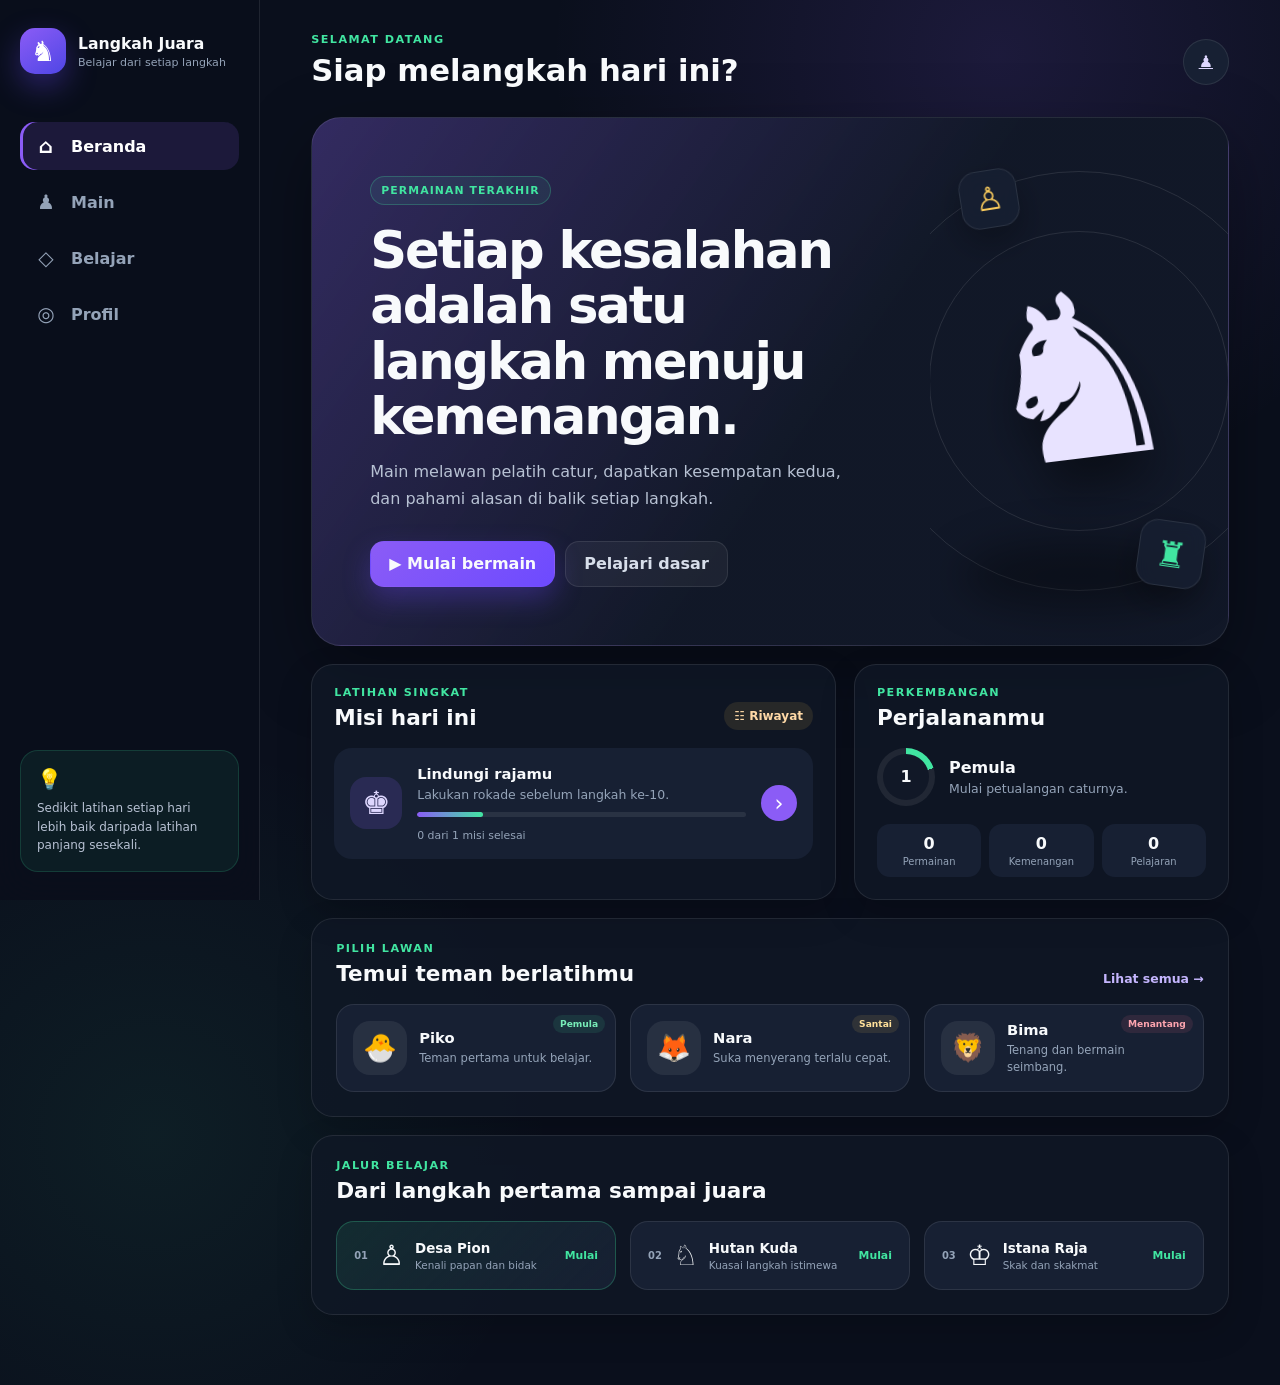
<file: index.html>
<!DOCTYPE html>
<html lang="id">
<head>
  <meta charset="UTF-8">
  <meta name="viewport" content="width=device-width, initial-scale=1.0, viewport-fit=cover">
  <meta name="theme-color" content="#0b1020">
  <meta name="description" content="Belajar dan bermain catur dengan pelatih yang ramah untuk pemula.">
  <title>Langkah Juara — Belajar Catur</title>
  <link rel="stylesheet" href="style.css">
<link rel="manifest" href="manifest.webmanifest"><link rel="icon" href="icon.svg" type="image/svg+xml"></head>
<body>
  <div class="app-shell">
    <aside class="sidebar" aria-label="Navigasi utama">
      <a class="brand" href="index.html" aria-label="Langkah Juara">
        <span class="brand-mark">♞</span>
        <span>
          <strong>Langkah Juara</strong>
          <small>Belajar dari setiap langkah</small>
        </span>
      </a>

      <nav class="side-nav">
        <a class="nav-link active" href="index.html"><span>⌂</span>Beranda</a>
        <a class="nav-link" href="games/chess.html"><span>♟</span>Main</a>
        <a class="nav-link" href="belajar.html"><span>◇</span>Belajar</a>
        <a class="nav-link" href="profil.html"><span>◎</span>Profil</a>
      </nav>

      <div class="sidebar-tip">
        <span>💡</span>
        <p>Sedikit latihan setiap hari lebih baik daripada latihan panjang sesekali.</p>
      </div>
    </aside>

    <main class="main-content">
      <header class="topbar">
        <div>
          <p class="eyebrow">SELAMAT DATANG</p>
          <h1>Siap melangkah hari ini?</h1>
        </div>
        <a class="profile-button" href="profil.html" aria-label="Buka profil"><span>♟</span></a>
      </header>

      <section class="hero-card">
        <div class="hero-copy">
          <span class="hero-label">PERMAINAN TERAKHIR</span>
          <h2>Setiap kesalahan adalah satu langkah menuju kemenangan.</h2>
          <p>Main melawan pelatih catur, dapatkan kesempatan kedua, dan pahami alasan di balik setiap langkah.</p>
          <div class="hero-actions">
            <a class="button button-primary" href="games/chess.html">▶ Mulai bermain</a>
            <a class="button button-ghost" href="belajar.html">Pelajari dasar</a>
          </div>
        </div>
        <div class="hero-visual" aria-hidden="true">
          <div class="chess-orbit orbit-one"></div>
          <div class="chess-orbit orbit-two"></div>
          <span class="hero-knight">♞</span>
          <span class="floating-piece piece-one">♙</span>
          <span class="floating-piece piece-two">♜</span>
        </div>
      </section>

      <div class="dashboard-grid">
        <section class="panel daily-panel">
          <div class="section-heading">
            <div>
              <p class="eyebrow">LATIHAN SINGKAT</p>
              <h2>Misi hari ini</h2>
            </div>
            <a class="streak" href="riwayat.html" style="text-decoration:none">☷ Riwayat</a>
          </div>

          <div class="mission-card">
            <div class="mission-icon">♚</div>
            <div class="mission-copy">
              <strong>Lindungi rajamu</strong>
              <p>Lakukan rokade sebelum langkah ke-10.</p>
              <div class="progress-track"><span style="width: 20%"></span></div>
              <small>0 dari 1 misi selesai</small>
            </div>
            <a class="circle-button" href="games/chess.html" aria-label="Mulai misi">›</a>
          </div>
        </section>

        <section class="panel progress-panel">
          <div class="section-heading">
            <div>
              <p class="eyebrow">PERKEMBANGAN</p>
              <h2>Perjalananmu</h2>
            </div>
          </div>
          <div class="level-summary">
            <div class="level-ring"><span data-level>1</span></div>
            <div>
              <strong>Pemula</strong>
              <p>Mulai petualangan caturnya.</p>
            </div>
          </div>
          <div class="stat-row">
            <div><strong data-stat="games">0</strong><span>Permainan</span></div><div><strong data-stat="wins">0</strong><span>Kemenangan</span></div><div><strong data-lesson-count>0</strong><span>Pelajaran</span></div>
          </div>
        </section>
      </div>

      <section class="content-section">
        <div class="section-heading">
          <div>
            <p class="eyebrow">PILIH LAWAN</p>
            <h2>Temui teman berlatihmu</h2>
          </div>
          <a class="text-link" href="games/chess.html">Lihat semua →</a>
        </div>

        <div class="bot-grid">
          <a class="bot-card bot-piko" href="games/chess.html?level=1">
            <div class="bot-avatar">🐣</div>
            <div><strong>Piko</strong><p>Teman pertama untuk belajar.</p></div>
            <span class="difficulty easy">Pemula</span>
          </a>
          <a class="bot-card bot-nara" href="games/chess.html?level=2">
            <div class="bot-avatar">🦊</div>
            <div><strong>Nara</strong><p>Suka menyerang terlalu cepat.</p></div>
            <span class="difficulty medium">Santai</span>
          </a>
          <a class="bot-card bot-bima" href="games/chess.html?level=3">
            <div class="bot-avatar">🦁</div>
            <div><strong>Bima</strong><p>Tenang dan bermain seimbang.</p></div>
            <span class="difficulty hard">Menantang</span>
          </a>
        </div>
      </section>

      <section class="content-section learning-section">
        <div class="section-heading">
          <div>
            <p class="eyebrow">JALUR BELAJAR</p>
            <h2>Dari langkah pertama sampai juara</h2>
          </div>
        </div>

        <div class="lesson-track">
          <a class="lesson-card current" href="pelajaran.html?lesson=pion">
            <span class="lesson-number">01</span>
            <span class="lesson-icon">♙</span>
            <span><strong>Desa Pion</strong><small>Kenali papan dan bidak</small></span>
            <b>Mulai</b>
          </a>
          <a class="lesson-card" href="pelajaran.html?lesson=kuda">
            <span class="lesson-number">02</span>
            <span class="lesson-icon">♘</span>
            <span><strong>Hutan Kuda</strong><small>Kuasai langkah istimewa</small></span>
            <b>Mulai</b>
          </a>
          <a class="lesson-card" href="pelajaran.html?lesson=raja">
            <span class="lesson-number">03</span>
            <span class="lesson-icon">♔</span>
            <span><strong>Istana Raja</strong><small>Skak dan skakmat</small></span>
            <b>Mulai</b>
          </a>
        </div>
      </section>
    </main>
  </div>

  <nav class="mobile-nav" aria-label="Navigasi seluler">
    <a class="active" href="index.html"><span>⌂</span>Beranda</a>
    <a href="games/chess.html"><span>♟</span>Main</a>
    <a href="belajar.html"><span>◇</span>Belajar</a>
    <a href="profil.html"><span>◎</span>Profil</a>
  </nav>
  <script src="app.js"></script>
</body>
</html>
</file>
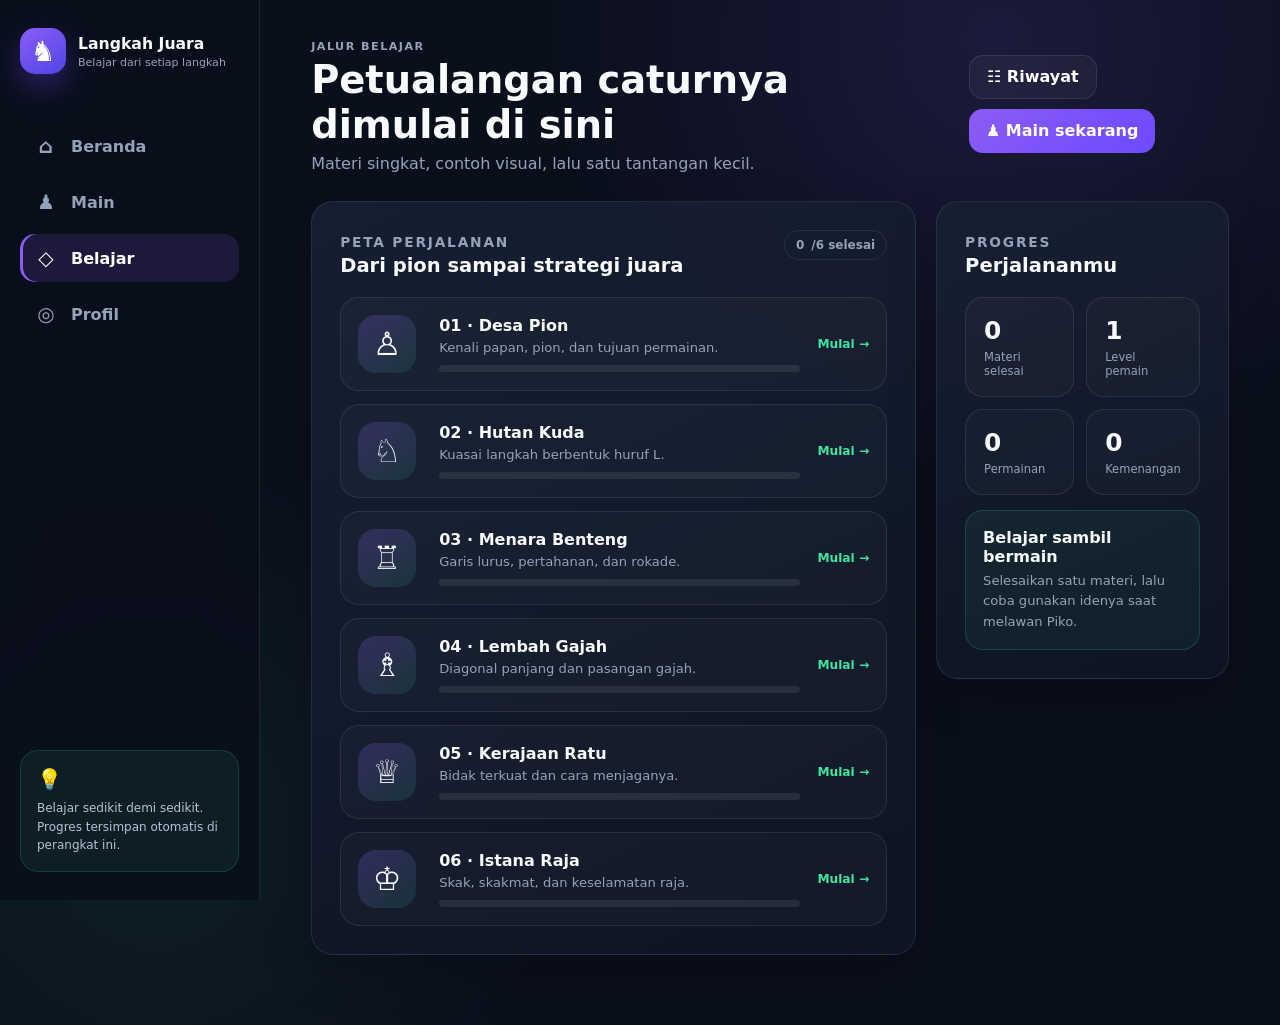
<file: belajar.html>
<!DOCTYPE html><html lang="id"><head><meta charset="UTF-8"><meta name="viewport" content="width=device-width,initial-scale=1,viewport-fit=cover"><meta name="theme-color" content="#0b1020"><title>Belajar Catur — Langkah Juara</title><link rel="stylesheet" href="style.css"><link rel="stylesheet" href="pages.css"><link rel="manifest" href="manifest.webmanifest"><link rel="icon" href="icon.svg" type="image/svg+xml"></head><body><div class="page-shell"><aside class="sidebar"><a class="brand" href="index.html"><span class="brand-mark">♞</span><span><strong>Langkah Juara</strong><small>Belajar dari setiap langkah</small></span></a><nav class="side-nav"><a class="nav-link " href="index.html"><span>⌂</span>Beranda</a><a class="nav-link " href="games/chess.html"><span>♟</span>Main</a><a class="nav-link active" href="belajar.html"><span>◇</span>Belajar</a><a class="nav-link " href="profil.html"><span>◎</span>Profil</a></nav><div class="sidebar-tip"><span>💡</span><p>Belajar sedikit demi sedikit. Progres tersimpan otomatis di perangkat ini.</p></div></aside><main class="page-main"><header class="page-header"><div><p class="eyebrow">JALUR BELAJAR</p><h1>Petualangan caturnya dimulai di sini</h1><p>Materi singkat, contoh visual, lalu satu tantangan kecil.</p></div><div class="page-actions"><a class="button-link secondary" href="riwayat.html">☷ Riwayat</a><a class="button-link" href="games/chess.html">♟ Main sekarang</a></div></header><div class="page-grid"><section class="card section-card"><div class="section-title"><div><p class="eyebrow">PETA PERJALANAN</p><h2>Dari pion sampai strategi juara</h2></div><span class="pill"><span data-lesson-count>0</span>/6 selesai</span></div><div class="lesson-list">
<a class="world-card" href="pelajaran.html?lesson=pion"><span class="world-icon">♙</span><span class="world-copy"><strong>01 · Desa Pion</strong><span>Kenali papan, pion, dan tujuan permainan.</span><span class="progress-line"><span data-progress="pion" style="width:0"></span></span></span><span class="world-progress" data-world-status="pion">Mulai →</span></a>
<a class="world-card" href="pelajaran.html?lesson=kuda"><span class="world-icon">♘</span><span class="world-copy"><strong>02 · Hutan Kuda</strong><span>Kuasai langkah berbentuk huruf L.</span><span class="progress-line"><span data-progress="kuda" style="width:0"></span></span></span><span class="world-progress" data-world-status="kuda">Mulai →</span></a>
<a class="world-card" href="pelajaran.html?lesson=benteng"><span class="world-icon">♖</span><span class="world-copy"><strong>03 · Menara Benteng</strong><span>Garis lurus, pertahanan, dan rokade.</span><span class="progress-line"><span data-progress="benteng" style="width:0"></span></span></span><span class="world-progress" data-world-status="benteng">Mulai →</span></a>
<a class="world-card" href="pelajaran.html?lesson=gajah"><span class="world-icon">♗</span><span class="world-copy"><strong>04 · Lembah Gajah</strong><span>Diagonal panjang dan pasangan gajah.</span><span class="progress-line"><span data-progress="gajah" style="width:0"></span></span></span><span class="world-progress" data-world-status="gajah">Mulai →</span></a>
<a class="world-card" href="pelajaran.html?lesson=ratu"><span class="world-icon">♕</span><span class="world-copy"><strong>05 · Kerajaan Ratu</strong><span>Bidak terkuat dan cara menjaganya.</span><span class="progress-line"><span data-progress="ratu" style="width:0"></span></span></span><span class="world-progress" data-world-status="ratu">Mulai →</span></a>
<a class="world-card" href="pelajaran.html?lesson=raja"><span class="world-icon">♔</span><span class="world-copy"><strong>06 · Istana Raja</strong><span>Skak, skakmat, dan keselamatan raja.</span><span class="progress-line"><span data-progress="raja" style="width:0"></span></span></span><span class="world-progress" data-world-status="raja">Mulai →</span></a>
</div></section><aside><section class="card section-card"><div class="section-title"><div><p class="eyebrow">PROGRES</p><h2>Perjalananmu</h2></div></div><div class="mini-stats"><div class="mini-stat"><strong data-lesson-count>0</strong><span>Materi selesai</span></div><div class="mini-stat"><strong data-level>1</strong><span>Level pemain</span></div><div class="mini-stat"><strong data-stat="games">0</strong><span>Permainan</span></div><div class="mini-stat"><strong data-stat="wins">0</strong><span>Kemenangan</span></div></div><div class="tip-box"><strong>Belajar sambil bermain</strong><p>Selesaikan satu materi, lalu coba gunakan idenya saat melawan Piko.</p></div></section></aside></div></main></div><nav class="mobile-nav" aria-label="Navigasi seluler"><a class="" href="index.html"><span>⌂</span>Beranda</a><a class="" href="games/chess.html"><span>♟</span>Main</a><a class="active" href="belajar.html"><span>◇</span>Belajar</a><a class="" href="profil.html"><span>◎</span>Profil</a></nav><script src="app.js"></script><script>document.addEventListener("DOMContentLoaded",()=>{const done=LangkahJuara.progress().completed;done.forEach(id=>{const bar=document.querySelector('[data-progress="'+id+'"]');const status=document.querySelector('[data-world-status="'+id+'"]');if(bar)bar.style.width="100%";if(status)status.textContent="Selesai ✓";});});</script></body></html>
</file>
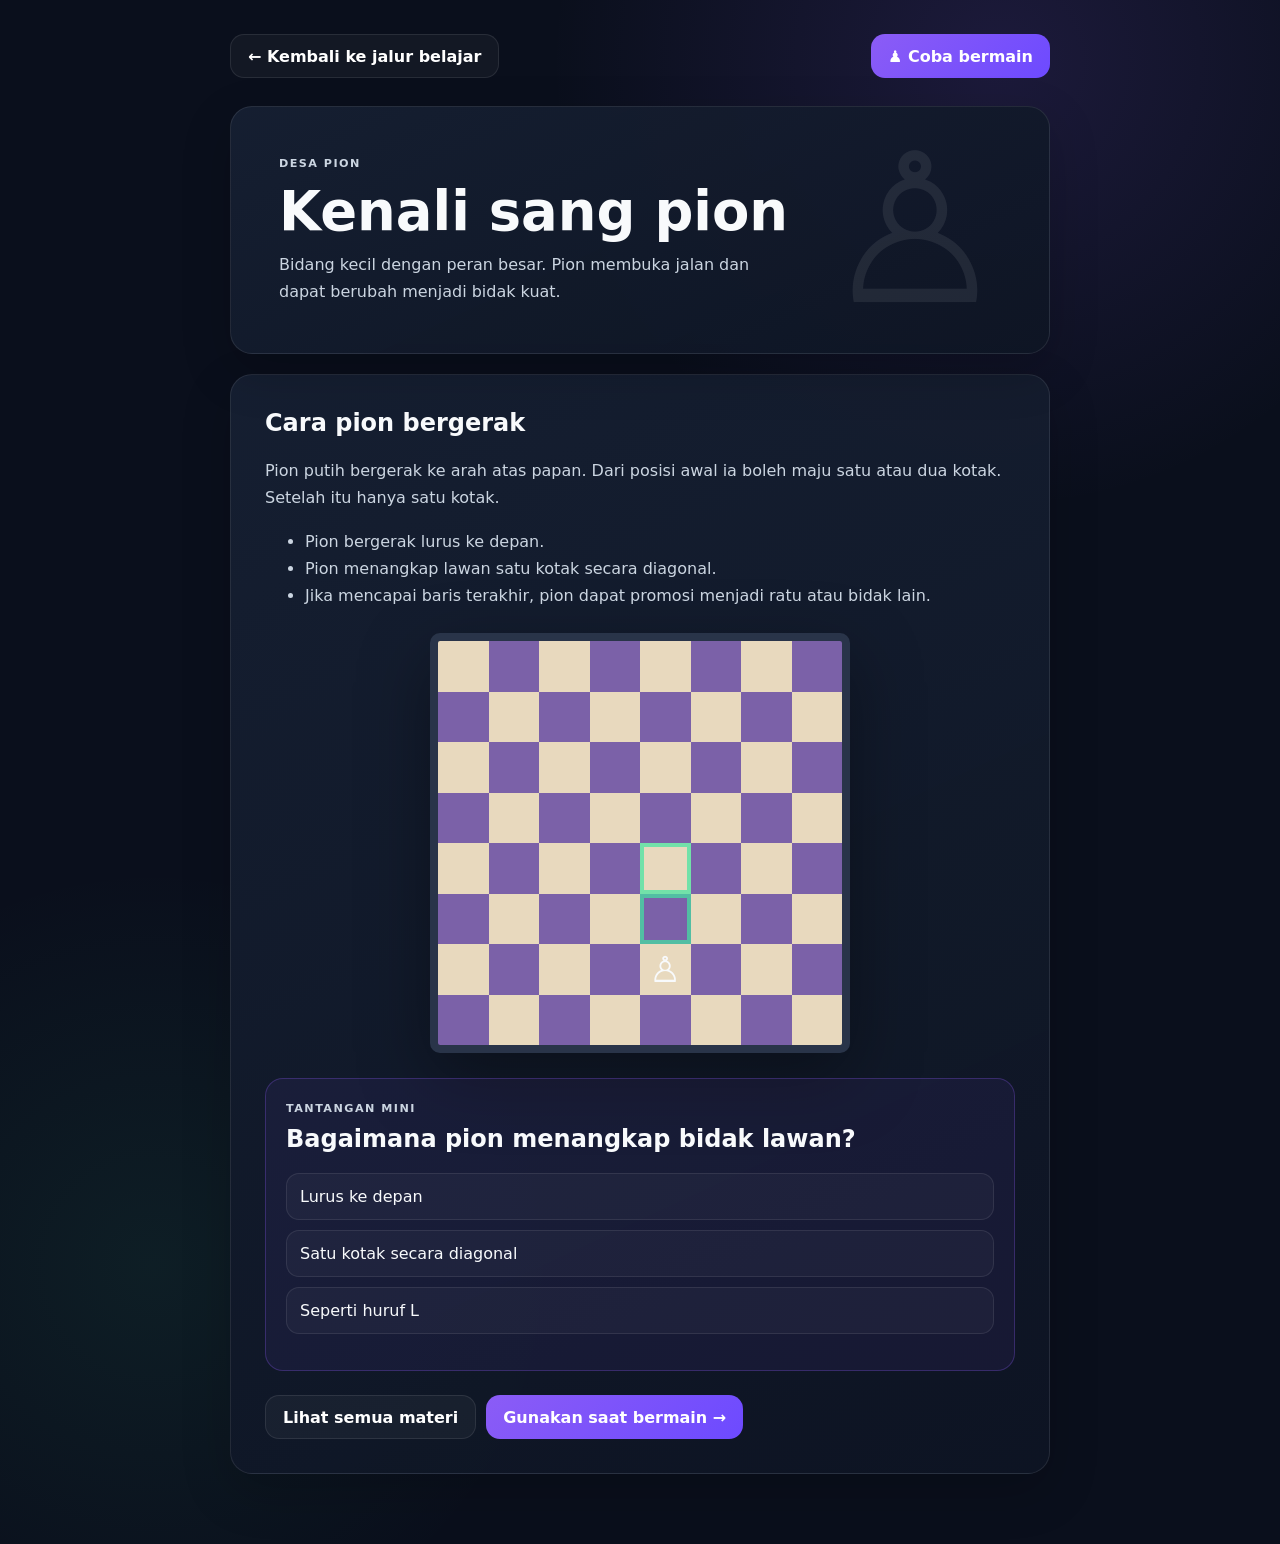
<file: pelajaran.html>
<!DOCTYPE html><html lang="id"><head><meta charset="UTF-8"><meta name="viewport" content="width=device-width,initial-scale=1,viewport-fit=cover"><meta name="theme-color" content="#0b1020"><title>Pelajaran — Langkah Juara</title><link rel="stylesheet" href="style.css"><link rel="stylesheet" href="pages.css"><link rel="manifest" href="manifest.webmanifest"><link rel="icon" href="icon.svg" type="image/svg+xml"></head><body><main class="page-main" style="margin-left:0"><div class="lesson-stage"><header class="page-header"><a class="button-link secondary" href="belajar.html">← Kembali ke jalur belajar</a><a class="button-link" href="games/chess.html">♟ Coba bermain</a></header><section id="lessonBanner" class="card lesson-banner" data-piece="♙"><div><p class="eyebrow" id="worldName">DESA PION</p><h1 id="lessonTitle">Kenali sang pion</h1><p id="lessonIntro"></p></div></section><section class="card lesson-content"><h2 id="lessonHeading"></h2><div id="lessonBody"></div><div id="demoBoard" class="demo-board" aria-label="Contoh papan catur"></div><div class="quiz-box"><p class="eyebrow">TANTANGAN MINI</p><h2 id="quizQuestion"></h2><div id="quizOptions" class="quiz-options"></div><p id="quizFeedback" aria-live="polite"></p></div><div class="page-actions" style="margin-top:24px"><a class="button-link secondary" href="belajar.html">Lihat semua materi</a><a class="button-link" href="games/chess.html">Gunakan saat bermain →</a></div></section></div></main><script src="app.js"></script><script>
const lessons={
pion:{world:"DESA PION",piece:"♙",title:"Kenali sang pion",intro:"Bidang kecil dengan peran besar. Pion membuka jalan dan dapat berubah menjadi bidak kuat.",heading:"Cara pion bergerak",body:"<p>Pion putih bergerak ke arah atas papan. Dari posisi awal ia boleh maju satu atau dua kotak. Setelah itu hanya satu kotak.</p><ul><li>Pion bergerak lurus ke depan.</li><li>Pion menangkap lawan satu kotak secara diagonal.</li><li>Jika mencapai baris terakhir, pion dapat promosi menjadi ratu atau bidak lain.</li></ul>",pieceAt:52,targets:[44,36],question:"Bagaimana pion menangkap bidak lawan?",options:["Lurus ke depan","Satu kotak secara diagonal","Seperti huruf L"],answer:1},
kuda:{world:"HUTAN KUDA",piece:"♘",title:"Lompatan berbentuk L",intro:"Kuda adalah satu-satunya bidak yang dapat melompati bidak lain.",heading:"Dua kotak lalu berbelok",body:"<p>Gerakan kuda membentuk huruf L: dua kotak ke satu arah lalu satu kotak ke samping. Warna kotak tempat kuda berhenti selalu berbeda dari warna awalnya.</p><ul><li>Kuda kuat di tengah papan.</li><li>Kuda dapat menyerang raja dan ratu sekaligus—disebut garpu.</li><li>Kuda di sudut hanya memiliki sedikit pilihan.</li></ul>",pieceAt:57,targets:[40,42,51],question:"Apa keistimewaan kuda?",options:["Bisa melompati bidak","Selalu bergerak diagonal","Tidak dapat menangkap"],answer:0},
benteng:{world:"MENARA BENTENG",piece:"♖",title:"Kuasai garis lurus",intro:"Benteng bergerak jauh secara horizontal dan vertikal selama jalurnya kosong.",heading:"Buka jalur untuk benteng",body:"<p>Benteng sangat kuat di lajur terbuka. Dua benteng yang saling melindungi dapat menguasai satu baris atau lajur.</p><ul><li>Benteng tidak dapat melompati bidak.</li><li>Benteng terlibat dalam gerakan istimewa rokade.</li><li>Simpan benteng untuk permainan akhir.</li></ul>",pieceAt:56,targets:[48,40,32,24,16,8,0,57,58],question:"Benteng bergerak ke arah mana?",options:["Lurus horizontal atau vertikal","Hanya diagonal","Seperti huruf L"],answer:0},
gajah:{world:"LEMBAH GAJAH",piece:"♗",title:"Jaga diagonal panjang",intro:"Gajah meluncur secara diagonal dan tetap berada pada warna kotak yang sama sepanjang permainan.",heading:"Melihat dari kejauhan",body:"<p>Gajah membutuhkan diagonal yang terbuka. Hindari mengurung gajah di belakang pion sendiri terlalu lama.</p><ul><li>Gajah tidak dapat melompati bidak.</li><li>Sepasang gajah menguasai kotak terang dan gelap.</li><li>Gajah unggul di papan yang terbuka.</li></ul>",pieceAt:58,targets:[49,40,51,44,37,30,23],question:"Gajah dari kotak terang akan tetap berada di…",options:["Kotak gelap","Kotak terang","Warna apa saja"],answer:1},
ratu:{world:"KERAJAAN RATU",piece:"♕",title:"Kekuatan harus dijaga",intro:"Ratu menggabungkan gerakan benteng dan gajah, tetapi jangan mengeluarkannya terlalu cepat.",heading:"Bidak terkuat di papan",body:"<p>Ratu bisa bergerak lurus maupun diagonal sejauh jalurnya kosong. Nilainya tinggi sehingga serangan kecil pada ratu sering membuang waktu.</p><ul><li>Jangan berburu pion dengan ratu di awal permainan.</li><li>Pastikan ratu memiliki kotak aman.</li><li>Gunakan ratu bersama bidak lain untuk menyerang.</li></ul>",pieceAt:59,targets:[51,43,35,27,19,11,3,50,41,32,52,45,38,31],question:"Mengapa ratu sebaiknya tidak keluar terlalu cepat?",options:["Ratu tidak bisa menangkap","Lawan dapat menyerangnya sambil mengembangkan bidak","Ratu hanya berguna di sudut"],answer:1},
raja:{world:"ISTANA RAJA",piece:"♔",title:"Lindungi rajamu",intro:"Tujuan catur adalah membuat raja lawan skakmat sambil menjaga rajamu sendiri.",heading:"Skak bukan selalu skakmat",body:"<p>Saat skak, ancaman masih dapat diatasi dengan memindahkan raja, menangkap penyerang, atau menutup jalur serangan. Skakmat terjadi saat tidak ada satu pun jawaban legal.</p><ul><li>Lakukan rokade lebih awal jika aman.</li><li>Jangan membuka pion di depan raja tanpa alasan.</li><li>Dalam permainan akhir, raja menjadi bidak yang aktif.</li></ul>",pieceAt:60,targets:[51,52,53,59,61],question:"Kapan permainan berakhir dengan skakmat?",options:["Saat raja diserang dan tidak punya langkah penyelamat","Setiap kali raja diserang","Saat ratu tertangkap"],answer:0}
};
const id=new URLSearchParams(location.search).get("lesson")||"pion";const item=lessons[id]||lessons.pion;
document.title=item.title+" — Langkah Juara";worldName.textContent=item.world;lessonTitle.textContent=item.title;lessonIntro.textContent=item.intro;lessonHeading.textContent=item.heading;lessonBody.innerHTML=item.body;lessonBanner.dataset.piece=item.piece;
for(let i=0;i<64;i++){const square=document.createElement("span");square.className="demo-square"+(((Math.floor(i/8)+i)%2)?" dark":"")+(item.targets.includes(i)?" target":"");if(i===item.pieceAt)square.textContent=item.piece;demoBoard.appendChild(square);}
quizQuestion.textContent=item.question;item.options.forEach((text,index)=>{const button=document.createElement("button");button.className="quiz-option";button.textContent=text;button.onclick=()=>{document.querySelectorAll(".quiz-option").forEach(b=>b.disabled=true);if(index===item.answer){button.classList.add("correct");quizFeedback.textContent="Benar! Materi ini sudah ditandai selesai.";LangkahJuara.completeLesson(id);LangkahJuara.showToast("Materi selesai. Hebat!");}else{button.classList.add("wrong");quizOptions.children[item.answer].classList.add("correct");quizFeedback.textContent="Belum tepat. Jawaban yang benar sudah ditandai hijau. Kamu tetap bisa mengulang materi ini.";}};quizOptions.appendChild(button);});
</script></body></html>
</file>
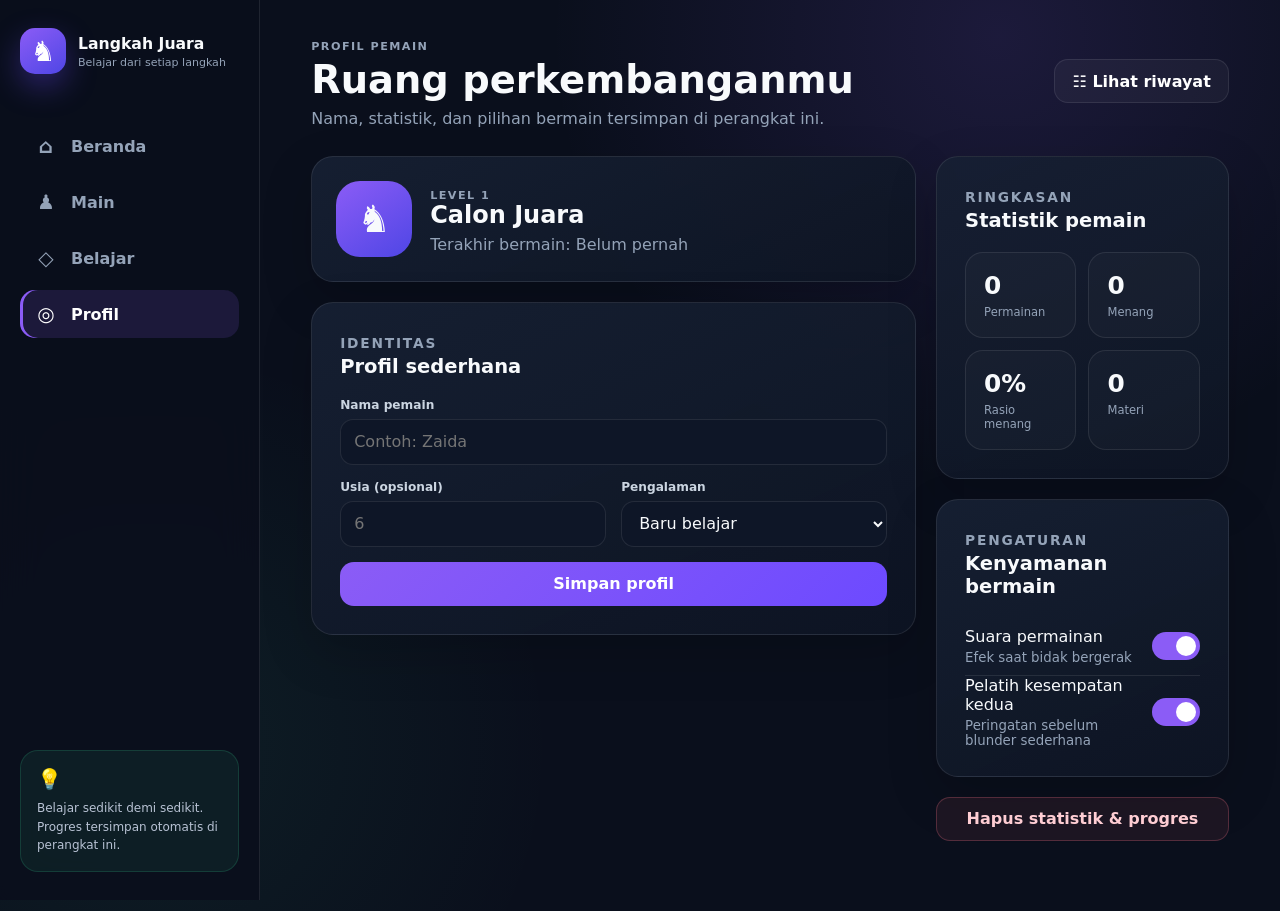
<file: profil.html>
<!DOCTYPE html><html lang="id"><head><meta charset="UTF-8"><meta name="viewport" content="width=device-width,initial-scale=1,viewport-fit=cover"><meta name="theme-color" content="#0b1020"><title>Profil — Langkah Juara</title><link rel="stylesheet" href="style.css"><link rel="stylesheet" href="pages.css"><link rel="manifest" href="manifest.webmanifest"><link rel="icon" href="icon.svg" type="image/svg+xml"></head><body><div class="page-shell"><aside class="sidebar"><a class="brand" href="index.html"><span class="brand-mark">♞</span><span><strong>Langkah Juara</strong><small>Belajar dari setiap langkah</small></span></a><nav class="side-nav"><a class="nav-link " href="index.html"><span>⌂</span>Beranda</a><a class="nav-link " href="games/chess.html"><span>♟</span>Main</a><a class="nav-link " href="belajar.html"><span>◇</span>Belajar</a><a class="nav-link active" href="profil.html"><span>◎</span>Profil</a></nav><div class="sidebar-tip"><span>💡</span><p>Belajar sedikit demi sedikit. Progres tersimpan otomatis di perangkat ini.</p></div></aside><main class="page-main"><header class="page-header"><div><p class="eyebrow">PROFIL PEMAIN</p><h1>Ruang perkembanganmu</h1><p>Nama, statistik, dan pilihan bermain tersimpan di perangkat ini.</p></div><div class="page-actions"><a class="button-link secondary" href="riwayat.html">☷ Lihat riwayat</a></div></header><div class="page-grid"><div><section class="card profile-hero"><div class="profile-avatar">♞</div><div><p class="eyebrow">LEVEL <span data-level>1</span></p><h2 data-profile-name>Calon Juara</h2><p>Terakhir bermain: <span data-last-played>Belum pernah</span></p></div></section><section class="card section-card" style="margin-top:20px"><div class="section-title"><div><p class="eyebrow">IDENTITAS</p><h2>Profil sederhana</h2></div></div><form id="profileForm" class="form-grid"><div class="field-group full"><label for="playerName">Nama pemain</label><input id="playerName" maxlength="24" placeholder="Contoh: Zaida"></div><div class="field-group"><label for="playerAge">Usia (opsional)</label><input id="playerAge" type="number" min="4" max="99" placeholder="6"></div><div class="field-group"><label for="experience">Pengalaman</label><select id="experience"><option value="pemula">Baru belajar</option><option value="dasar">Sudah tahu gerakan bidak</option><option value="rutin">Sering bermain</option></select></div><div class="field-group full"><button class="button-link" type="submit">Simpan profil</button></div></form></section></div><aside><section class="card section-card"><div class="section-title"><div><p class="eyebrow">RINGKASAN</p><h2>Statistik pemain</h2></div></div><div class="mini-stats"><div class="mini-stat"><strong data-stat="games">0</strong><span>Permainan</span></div><div class="mini-stat"><strong data-stat="wins">0</strong><span>Menang</span></div><div class="mini-stat"><strong data-stat="winrate">0%</strong><span>Rasio menang</span></div><div class="mini-stat"><strong data-lesson-count>0</strong><span>Materi</span></div></div></section><section class="card section-card" style="margin-top:20px"><div class="section-title"><div><p class="eyebrow">PENGATURAN</p><h2>Kenyamanan bermain</h2></div></div><div class="switch-row"><span>Suara permainan<small>Efek saat bidak bergerak</small></span><button id="soundSwitch" class="toggle" type="button" aria-label="Ubah suara"></button></div><div class="switch-row"><span>Pelatih kesempatan kedua<small>Peringatan sebelum blunder sederhana</small></span><button id="coachSwitch" class="toggle" type="button" aria-label="Ubah pelatih"></button></div></section><button id="resetBtn" class="button-link danger" style="width:100%;margin-top:20px" type="button">Hapus statistik & progres</button></aside></div></main></div><nav class="mobile-nav" aria-label="Navigasi seluler"><a class="" href="index.html"><span>⌂</span>Beranda</a><a class="" href="games/chess.html"><span>♟</span>Main</a><a class="" href="belajar.html"><span>◇</span>Belajar</a><a class="active" href="profil.html"><span>◎</span>Profil</a></nav><script src="app.js"></script><script>document.addEventListener("DOMContentLoaded",()=>{const p=LangkahJuara.profile(),s=LangkahJuara.settings();playerName.value=p.name==="Calon Juara"?"":p.name;playerAge.value=p.age||"";experience.value=p.experience||"pemula";const sync=()=>{soundSwitch.classList.toggle("on",s.sound);coachSwitch.classList.toggle("on",s.coach)};sync();profileForm.addEventListener("submit",e=>{e.preventDefault();LangkahJuara.saveProfile({name:playerName.value.trim()||"Calon Juara",age:playerAge.value,experience:experience.value});LangkahJuara.showToast("Profil berhasil disimpan.");});soundSwitch.onclick=()=>{s.sound=!s.sound;LangkahJuara.saveSettings(s);sync()};coachSwitch.onclick=()=>{s.coach=!s.coach;LangkahJuara.saveSettings(s);sync()};resetBtn.onclick=()=>{if(confirm("Hapus seluruh statistik permainan dan progres belajar di perangkat ini?")){LangkahJuara.clearProgress();LangkahJuara.showToast("Statistik dan progres sudah dihapus.");}};});</script></body></html>
</file>
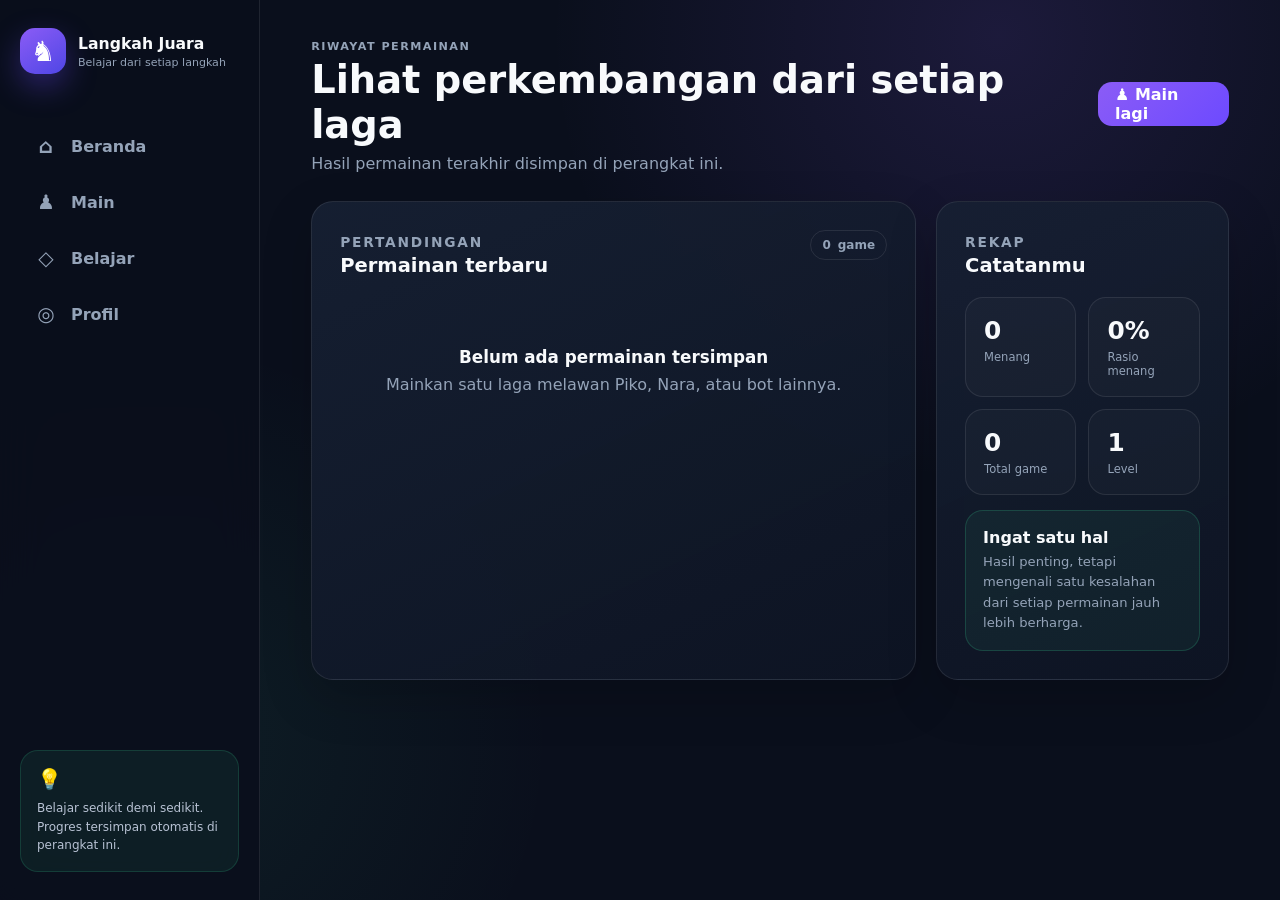
<file: riwayat.html>
<!DOCTYPE html><html lang="id"><head><meta charset="UTF-8"><meta name="viewport" content="width=device-width,initial-scale=1,viewport-fit=cover"><meta name="theme-color" content="#0b1020"><title>Riwayat — Langkah Juara</title><link rel="stylesheet" href="style.css"><link rel="stylesheet" href="pages.css"><link rel="manifest" href="manifest.webmanifest"><link rel="icon" href="icon.svg" type="image/svg+xml"></head><body><div class="page-shell"><aside class="sidebar"><a class="brand" href="index.html"><span class="brand-mark">♞</span><span><strong>Langkah Juara</strong><small>Belajar dari setiap langkah</small></span></a><nav class="side-nav"><a class="nav-link " href="index.html"><span>⌂</span>Beranda</a><a class="nav-link " href="games/chess.html"><span>♟</span>Main</a><a class="nav-link " href="belajar.html"><span>◇</span>Belajar</a><a class="nav-link " href="profil.html"><span>◎</span>Profil</a></nav><div class="sidebar-tip"><span>💡</span><p>Belajar sedikit demi sedikit. Progres tersimpan otomatis di perangkat ini.</p></div></aside><main class="page-main"><header class="page-header"><div><p class="eyebrow">RIWAYAT PERMAINAN</p><h1>Lihat perkembangan dari setiap laga</h1><p>Hasil permainan terakhir disimpan di perangkat ini.</p></div><div class="page-actions"><a class="button-link" href="games/chess.html">♟ Main lagi</a></div></header><div class="page-grid"><section class="card section-card"><div class="section-title"><div><p class="eyebrow">PERTANDINGAN</p><h2>Permainan terbaru</h2></div><span class="pill"><span data-stat="games">0</span> game</span></div><div id="historyList" class="history-list"></div></section><aside><section class="card section-card"><div class="section-title"><div><p class="eyebrow">REKAP</p><h2>Catatanmu</h2></div></div><div class="mini-stats"><div class="mini-stat"><strong data-stat="wins">0</strong><span>Menang</span></div><div class="mini-stat"><strong data-stat="winrate">0%</strong><span>Rasio menang</span></div><div class="mini-stat"><strong data-stat="games">0</strong><span>Total game</span></div><div class="mini-stat"><strong data-level>1</strong><span>Level</span></div></div><div class="tip-box"><strong>Ingat satu hal</strong><p>Hasil penting, tetapi mengenali satu kesalahan dari setiap permainan jauh lebih berharga.</p></div></section></aside></div></main></div><nav class="mobile-nav" aria-label="Navigasi seluler"><a class="" href="index.html"><span>⌂</span>Beranda</a><a class="" href="games/chess.html"><span>♟</span>Main</a><a class="" href="belajar.html"><span>◇</span>Belajar</a><a class="" href="profil.html"><span>◎</span>Profil</a></nav><script src="app.js"></script><script>document.addEventListener("DOMContentLoaded",()=>{const list=LangkahJuara.history();if(!list.length){historyList.innerHTML='<div class="empty-state"><b>Belum ada permainan tersimpan</b>Mainkan satu laga melawan Piko, Nara, atau bot lainnya.</div>';return;}historyList.innerHTML=list.slice().reverse().map(item=>{const label=item.result==="win"?"Menang":item.result==="loss"?"Kalah":"Seri";const icon=item.result==="win"?"🏆":item.result==="loss"?"♟":"🤝";return '<article class="history-item"><div class="history-result">'+icon+'</div><div><strong>Melawan '+(item.bot||"Bot")+'</strong><span>'+LangkahJuara.formatDate(item.date)+' · '+(item.moves||0)+' langkah · '+(item.time||"Tanpa waktu")+'</span></div><div class="result-'+item.result+'"><strong>'+label+'</strong></div></article>'}).join("");});</script></body></html>
</file>
<file: style.css>
:root{
  --bg:#0a0f1c;
  --surface:#111827;
  --surface-2:#172033;
  --surface-3:#202b42;
  --text:#f8fafc;
  --muted:#94a3b8;
  --line:rgba(255,255,255,.09);
  --primary:#8b5cf6;
  --primary-2:#6d4aff;
  --green:#41e5a1;
  --gold:#f7c95c;
  --danger:#fb7185;
  --shadow:0 24px 70px rgba(0,0,0,.34);
  --radius-sm:16px;
  --radius-md:22px;
  --radius-lg:30px;
}

*{
  box-sizing:border-box;
  -webkit-tap-highlight-color:transparent;
}

html{
  scroll-behavior:smooth;
}

body{
  margin:0;
  min-height:100vh;
  color:var(--text);
  font-family:Inter,ui-sans-serif,system-ui,-apple-system,BlinkMacSystemFont,"Segoe UI",sans-serif;
  background:
    radial-gradient(circle at 78% 4%,rgba(139,92,246,.14),transparent 28rem),
    radial-gradient(circle at 12% 82%,rgba(65,229,161,.07),transparent 25rem),
    var(--bg);
}

button,
a{
  font:inherit;
}

button{
  color:inherit;
}

a{
  color:inherit;
}

button:focus-visible,
a:focus-visible{
  outline:3px solid rgba(65,229,161,.7);
  outline-offset:3px;
}

.app-shell{
  min-height:100vh;
}

.sidebar{
  position:fixed;
  inset:0 auto 0 0;
  z-index:30;
  width:260px;
  padding:28px 20px;
  display:flex;
  flex-direction:column;
  background:rgba(10,15,28,.91);
  border-right:1px solid var(--line);
  backdrop-filter:blur(20px);
}

.brand{
  display:flex;
  align-items:center;
  gap:12px;
  text-decoration:none;
}

.brand-mark{
  width:46px;
  height:46px;
  display:grid;
  place-items:center;
  border-radius:15px;
  color:#fff;
  font-size:1.75rem;
  background:linear-gradient(145deg,var(--primary),#4f46e5);
  box-shadow:0 12px 30px rgba(109,74,255,.34);
}

.brand strong,
.brand small{
  display:block;
}

.brand strong{
  font-size:.98rem;
}

.brand small{
  margin-top:3px;
  color:var(--muted);
  font-size:.69rem;
}

.side-nav{
  display:grid;
  gap:8px;
  margin-top:48px;
}

.nav-link{
  width:100%;
  min-height:48px;
  padding:0 14px;
  display:flex;
  align-items:center;
  gap:13px;
  border:0;
  border-radius:15px;
  color:var(--muted);
  background:transparent;
  text-decoration:none;
  font-weight:700;
  cursor:pointer;
  text-align:left;
}

.nav-link span{
  width:24px;
  text-align:center;
  font-size:1.25rem;
}

.nav-link:hover,
.nav-link.active{
  color:#fff;
  background:rgba(139,92,246,.14);
}

.nav-link.active{
  box-shadow:inset 3px 0 var(--primary);
}

.nav-link.is-locked{
  opacity:.72;
}

.sidebar-tip{
  margin-top:auto;
  padding:16px;
  border:1px solid rgba(65,229,161,.16);
  border-radius:18px;
  background:rgba(65,229,161,.07);
}

.sidebar-tip span{
  font-size:1.25rem;
}

.sidebar-tip p{
  margin:8px 0 0;
  color:#b8c2d4;
  font-size:.75rem;
  line-height:1.55;
}

.main-content{
  width:min(1180px,calc(100% - 260px));
  margin-left:260px;
  padding:34px clamp(28px,4vw,64px) 70px;
}

.topbar{
  display:flex;
  align-items:center;
  justify-content:space-between;
  gap:20px;
  margin-bottom:28px;
}

.eyebrow{
  margin:0 0 7px;
  color:var(--green);
  font-size:.7rem;
  line-height:1;
  font-weight:900;
  letter-spacing:.13em;
}

.topbar h1{
  margin:0;
  font-size:clamp(1.45rem,2.4vw,2.1rem);
  line-height:1.2;
}

.profile-button{
  width:46px;
  height:46px;
  display:grid;
  place-items:center;
  border:1px solid var(--line);
  border-radius:50%;
  color:#ddd6fe;
  background:var(--surface-2);
  cursor:pointer;
}

.hero-card{
  min-height:330px;
  display:grid;
  grid-template-columns:minmax(0,1.35fr) minmax(260px,.65fr);
  overflow:hidden;
  border:1px solid var(--line);
  border-radius:var(--radius-lg);
  background:
    linear-gradient(125deg,rgba(139,92,246,.28),rgba(17,24,39,.65) 56%),
    var(--surface);
  box-shadow:var(--shadow);
}

.hero-copy{
  position:relative;
  z-index:2;
  padding:clamp(28px,5vw,58px);
  align-self:center;
}

.hero-label{
  display:inline-flex;
  padding:7px 10px;
  border:1px solid rgba(65,229,161,.25);
  border-radius:999px;
  color:var(--green);
  background:rgba(65,229,161,.08);
  font-size:.68rem;
  font-weight:900;
  letter-spacing:.1em;
}

.hero-copy h2{
  max-width:680px;
  margin:18px 0 14px;
  font-size:clamp(1.75rem,4vw,3.35rem);
  line-height:1.08;
  letter-spacing:-.04em;
}

.hero-copy p{
  max-width:660px;
  margin:0;
  color:#b8c2d4;
  font-size:clamp(.9rem,1.4vw,1rem);
  line-height:1.7;
}

.hero-actions{
  display:flex;
  flex-wrap:wrap;
  gap:10px;
  margin-top:28px;
}

.button{
  min-height:46px;
  padding:0 18px;
  display:inline-flex;
  align-items:center;
  justify-content:center;
  border:1px solid transparent;
  border-radius:14px;
  font-weight:850;
  text-decoration:none;
  cursor:pointer;
  transition:transform .18s ease,filter .18s ease;
}

.button:hover{
  transform:translateY(-2px);
  filter:brightness(1.08);
}

.button-primary{
  background:linear-gradient(135deg,var(--primary),var(--primary-2));
  box-shadow:0 12px 28px rgba(109,74,255,.3);
}

.button-ghost{
  border-color:var(--line);
  color:#d7deea;
  background:rgba(255,255,255,.05);
}

.hero-visual{
  position:relative;
  min-height:300px;
  display:grid;
  place-items:center;
  overflow:hidden;
}

.hero-visual::after{
  content:"";
  position:absolute;
  width:240px;
  height:70px;
  bottom:34px;
  border-radius:50%;
  background:rgba(0,0,0,.33);
  filter:blur(20px);
}

.hero-knight{
  position:relative;
  z-index:2;
  color:#e8e3ff;
  font-family:Georgia,serif;
  font-size:clamp(9rem,18vw,15rem);
  line-height:1;
  filter:drop-shadow(0 28px 22px rgba(0,0,0,.42));
  transform:rotate(-7deg);
}

.chess-orbit{
  position:absolute;
  border:1px solid rgba(255,255,255,.1);
  border-radius:50%;
}

.orbit-one{
  width:300px;
  height:300px;
}

.orbit-two{
  width:420px;
  height:420px;
}

.floating-piece{
  position:absolute;
  z-index:3;
  display:grid;
  place-items:center;
  border:1px solid var(--line);
  border-radius:18px;
  background:rgba(23,32,51,.8);
  box-shadow:0 15px 30px rgba(0,0,0,.25);
  backdrop-filter:blur(10px);
}

.piece-one{
  top:52px;
  left:10%;
  width:58px;
  height:58px;
  color:var(--gold);
  font-size:2rem;
  transform:rotate(-9deg);
}

.piece-two{
  right:8%;
  bottom:58px;
  width:66px;
  height:66px;
  color:var(--green);
  font-size:2.2rem;
  transform:rotate(8deg);
}

.dashboard-grid{
  display:grid;
  grid-template-columns:1.4fr 1fr;
  gap:18px;
  margin-top:18px;
}

.panel,
.content-section{
  border:1px solid var(--line);
  border-radius:var(--radius-md);
  background:rgba(17,24,39,.76);
  box-shadow:0 14px 35px rgba(0,0,0,.18);
}

.panel{
  padding:22px;
}

.section-heading{
  display:flex;
  align-items:flex-end;
  justify-content:space-between;
  gap:18px;
  margin-bottom:18px;
}

.section-heading h2{
  margin:0;
  font-size:clamp(1.08rem,2vw,1.35rem);
}

.streak{
  padding:7px 10px;
  border-radius:999px;
  color:#ffd9a6;
  background:rgba(247,201,92,.1);
  font-size:.75rem;
  font-weight:800;
}

.mission-card{
  display:grid;
  grid-template-columns:auto 1fr auto;
  align-items:center;
  gap:15px;
  padding:16px;
  border-radius:18px;
  background:var(--surface-2);
}

.mission-icon{
  width:52px;
  height:52px;
  display:grid;
  place-items:center;
  border-radius:16px;
  color:#ddd6fe;
  background:rgba(139,92,246,.16);
  font:2rem Georgia,serif;
}

.mission-copy{
  min-width:0;
}

.mission-copy strong{
  font-size:.92rem;
}

.mission-copy p{
  margin:4px 0 10px;
  color:var(--muted);
  font-size:.78rem;
}

.mission-copy small{
  color:var(--muted);
  font-size:.68rem;
}

.progress-track{
  height:5px;
  overflow:hidden;
  margin-bottom:7px;
  border-radius:99px;
  background:rgba(255,255,255,.08);
}

.progress-track span{
  display:block;
  height:100%;
  border-radius:inherit;
  background:linear-gradient(90deg,var(--primary),var(--green));
}

.circle-button{
  width:36px;
  height:36px;
  display:grid;
  place-items:center;
  border-radius:50%;
  color:#fff;
  background:var(--primary);
  text-decoration:none;
  font-size:1.4rem;
}

.level-summary{
  display:flex;
  align-items:center;
  gap:14px;
}

.level-ring{
  width:58px;
  height:58px;
  display:grid;
  place-items:center;
  border-radius:50%;
  background:conic-gradient(var(--green) 20%,rgba(255,255,255,.08) 0);
}

.level-ring::before{
  content:"";
  position:absolute;
  width:46px;
  height:46px;
  border-radius:50%;
  background:var(--surface);
}

.level-ring span{
  position:relative;
  z-index:1;
  font-weight:900;
}

.level-summary p{
  margin:4px 0 0;
  color:var(--muted);
  font-size:.78rem;
}

.stat-row{
  display:grid;
  grid-template-columns:repeat(3,1fr);
  gap:8px;
  margin-top:18px;
}

.stat-row div{
  padding:10px 6px;
  border-radius:13px;
  background:var(--surface-2);
  text-align:center;
}

.stat-row strong,
.stat-row span{
  display:block;
}

.stat-row strong{
  font-size:1rem;
}

.stat-row span{
  margin-top:3px;
  color:var(--muted);
  font-size:.62rem;
}

.content-section{
  margin-top:18px;
  padding:24px;
}

.text-link{
  color:#c4b5fd;
  font-size:.78rem;
  font-weight:800;
  text-decoration:none;
}

.bot-grid{
  display:grid;
  grid-template-columns:repeat(3,minmax(0,1fr));
  gap:14px;
}

.bot-card{
  position:relative;
  min-width:0;
  padding:16px;
  display:grid;
  grid-template-columns:auto 1fr;
  align-items:center;
  gap:12px;
  overflow:hidden;
  border:1px solid var(--line);
  border-radius:18px;
  background:var(--surface-2);
  text-decoration:none;
  transition:transform .2s ease,border-color .2s ease;
}

.bot-card:hover{
  transform:translateY(-3px);
  border-color:rgba(139,92,246,.4);
}

.bot-avatar{
  width:54px;
  height:54px;
  display:grid;
  place-items:center;
  border-radius:17px;
  font-size:1.7rem;
  background:rgba(255,255,255,.07);
}

.bot-card strong{
  display:block;
  font-size:.92rem;
}

.bot-card p{
  margin:4px 0 0;
  color:var(--muted);
  font-size:.72rem;
  line-height:1.4;
}

.difficulty{
  position:absolute;
  top:10px;
  right:10px;
  padding:4px 7px;
  border-radius:99px;
  font-size:.57rem;
  font-weight:900;
}

.difficulty.easy{
  color:#78edb8;
  background:rgba(65,229,161,.1);
}

.difficulty.medium{
  color:#ffe09a;
  background:rgba(247,201,92,.1);
}

.difficulty.hard{
  color:#fda4af;
  background:rgba(251,113,133,.1);
}

.lesson-track{
  display:grid;
  grid-template-columns:repeat(3,minmax(0,1fr));
  gap:14px;
}

.lesson-card{
  min-width:0;
  text-decoration:none;
  padding:17px;
  display:grid;
  grid-template-columns:auto auto 1fr auto;
  align-items:center;
  gap:11px;
  border:1px solid var(--line);
  border-radius:18px;
  color:var(--text);
  background:var(--surface-2);
  text-align:left;
  cursor:pointer;
}

.lesson-card.current{
  border-color:rgba(65,229,161,.25);
  background:linear-gradient(135deg,rgba(65,229,161,.1),var(--surface-2));
}

.lesson-card.locked{
  opacity:.58;
}

.lesson-number{
  color:var(--muted);
  font-size:.62rem;
  font-weight:900;
}

.lesson-icon{
  font:1.75rem Georgia,serif;
}

.lesson-card strong,
.lesson-card small{
  display:block;
}

.lesson-card strong{
  font-size:.84rem;
}

.lesson-card small{
  margin-top:3px;
  color:var(--muted);
  font-size:.65rem;
}

.lesson-card b{
  color:var(--green);
  font-size:.68rem;
}

.mobile-nav{
  display:none;
}

.toast{
  position:fixed;
  z-index:80;
  left:50%;
  bottom:28px;
  max-width:calc(100% - 32px);
  padding:12px 17px;
  border:1px solid var(--line);
  border-radius:13px;
  color:#fff;
  background:#232d42;
  box-shadow:var(--shadow);
  opacity:0;
  pointer-events:none;
  transform:translate(-50%,20px);
  transition:.25s ease;
  font-size:.82rem;
}

.toast.show{
  opacity:1;
  transform:translate(-50%,0);
}

@media (min-width:1440px){
  .main-content{
    width:min(1320px,calc(100% - 260px));
  }

  .hero-card{
    min-height:370px;
  }
}

@media (max-width:1024px){
  .sidebar{
    width:210px;
  }

  .main-content{
    width:calc(100% - 210px);
    margin-left:210px;
    padding:28px 24px 60px;
  }

  .brand small{
    display:none;
  }

  .hero-card{
    grid-template-columns:1.25fr .75fr;
  }

  .dashboard-grid{
    grid-template-columns:1fr;
  }

  .bot-grid,
  .lesson-track{
    grid-template-columns:repeat(2,minmax(0,1fr));
  }

  .bot-card:last-child,
  .lesson-card:last-child{
    grid-column:1 / -1;
  }
}

@media (max-width:720px){
  body{
    padding-bottom:84px;
  }

  .sidebar{
    display:none;
  }

  .main-content{
    width:100%;
    margin:0;
    padding:22px 16px 30px;
  }

  .topbar{
    margin-bottom:20px;
  }

  .profile-button{
    width:42px;
    height:42px;
  }

  .hero-card{
    min-height:0;
    grid-template-columns:1fr;
  }

  .hero-copy{
    padding:28px 22px 12px;
  }

  .hero-copy h2{
    font-size:clamp(1.75rem,8vw,2.45rem);
  }

  .hero-actions{
    display:grid;
    grid-template-columns:1fr;
  }

  .hero-visual{
    min-height:220px;
  }

  .hero-knight{
    font-size:9rem;
  }

  .orbit-one{
    width:230px;
    height:230px;
  }

  .orbit-two{
    width:320px;
    height:320px;
  }

  .piece-one{
    top:20px;
    left:18%;
  }

  .piece-two{
    right:16%;
    bottom:30px;
  }

  .dashboard-grid{
    gap:14px;
    margin-top:14px;
  }

  .panel,
  .content-section{
    padding:18px;
    border-radius:20px;
  }

  .content-section{
    margin-top:14px;
  }

  .bot-grid,
  .lesson-track{
    grid-template-columns:1fr;
  }

  .bot-card:last-child,
  .lesson-card:last-child{
    grid-column:auto;
  }

  .mobile-nav{
    position:fixed;
    z-index:50;
    left:10px;
    right:10px;
    bottom:max(10px,env(safe-area-inset-bottom));
    min-height:64px;
    padding:7px;
    display:grid;
    grid-template-columns:repeat(4,1fr);
    border:1px solid var(--line);
    border-radius:20px;
    background:rgba(17,24,39,.94);
    box-shadow:0 16px 40px rgba(0,0,0,.45);
    backdrop-filter:blur(18px);
  }

  .mobile-nav a,
  .mobile-nav button{
    padding:5px 2px;
    display:flex;
    flex-direction:column;
    align-items:center;
    justify-content:center;
    gap:4px;
    border:0;
    border-radius:14px;
    color:var(--muted);
    background:transparent;
    text-decoration:none;
    font-size:.61rem;
    font-weight:800;
  }

  .mobile-nav span{
    font-size:1.2rem;
  }

  .mobile-nav .active{
    color:#fff;
    background:rgba(139,92,246,.15);
  }

  .toast{
    bottom:94px;
  }
}

@media (max-width:390px){
  .main-content{
    padding-right:12px;
    padding-left:12px;
  }

  .topbar h1{
    font-size:1.3rem;
  }

  .hero-copy{
    padding:24px 18px 10px;
  }

  .mission-card{
    grid-template-columns:auto 1fr;
  }

  .circle-button{
    display:none;
  }

  .stat-row span{
    font-size:.56rem;
  }

  .lesson-card{
    padding:14px 12px;
  }
}

@media (prefers-reduced-motion:reduce){
  *,
  *::before,
  *::after{
    scroll-behavior:auto!important;
    transition:none!important;
    animation:none!important;
  }
}
</file>
<file: pages.css>
.page-shell{min-height:100vh}.page-main{margin-left:260px;min-height:100vh;padding:34px clamp(24px,4vw,64px) 70px}.page-header{display:flex;align-items:center;justify-content:space-between;gap:20px;margin-bottom:28px}.page-header h1{margin:5px 0 0;font-size:clamp(1.65rem,3vw,2.45rem)}.page-header p{margin:7px 0 0;color:var(--muted)}.page-actions{display:flex;gap:10px;flex-wrap:wrap}.card{border:1px solid var(--line);border-radius:var(--radius-md);background:linear-gradient(155deg,rgba(23,32,51,.92),rgba(14,21,36,.94));box-shadow:0 18px 50px rgba(0,0,0,.18)}.page-grid{display:grid;grid-template-columns:minmax(0,1.55fr) minmax(280px,.75fr);gap:20px}.section-card{padding:clamp(18px,3vw,28px)}.section-title{display:flex;align-items:flex-start;justify-content:space-between;gap:16px;margin-bottom:20px}.section-title h2{margin:4px 0 0;font-size:1.22rem}.section-title p{margin:6px 0 0;color:var(--muted);font-size:.86rem}.pill{display:inline-flex;align-items:center;gap:7px;padding:7px 11px;border:1px solid var(--line);border-radius:999px;color:var(--muted);font-size:.75rem;font-weight:800}.button-link{min-height:44px;padding:0 17px;display:inline-flex;align-items:center;justify-content:center;gap:8px;border:0;border-radius:14px;color:#fff;background:linear-gradient(135deg,var(--primary),var(--primary-2));text-decoration:none;font-weight:800;cursor:pointer}.button-link.secondary{border:1px solid var(--line);background:rgba(255,255,255,.04)}.button-link.danger{color:#fecdd3;border:1px solid rgba(251,113,133,.25);background:rgba(251,113,133,.08)}.lesson-list{display:grid;gap:13px}.world-card{position:relative;overflow:hidden;display:grid;grid-template-columns:64px 1fr auto;align-items:center;gap:17px;padding:17px;border:1px solid var(--line);border-radius:19px;color:inherit;background:rgba(255,255,255,.025);text-decoration:none;transition:.2s ease}.world-card:hover{transform:translateY(-2px);border-color:rgba(139,92,246,.48);background:rgba(139,92,246,.07)}.world-card.locked{opacity:.5;cursor:not-allowed}.world-icon{width:58px;height:58px;display:grid;place-items:center;border-radius:18px;font-size:2rem;background:linear-gradient(145deg,rgba(139,92,246,.24),rgba(65,229,161,.1))}.world-copy strong,.world-copy span{display:block}.world-copy strong{margin-bottom:5px}.world-copy span{color:var(--muted);font-size:.82rem}.world-progress{font-size:.76rem;font-weight:800;color:var(--green)}.progress-line{height:7px;margin-top:10px;overflow:hidden;border-radius:99px;background:rgba(255,255,255,.08)}.progress-line span{display:block;height:100%;border-radius:inherit;background:linear-gradient(90deg,var(--primary),var(--green))}.mini-stats{display:grid;grid-template-columns:repeat(2,1fr);gap:12px}.mini-stat{padding:18px;border:1px solid var(--line);border-radius:18px;background:rgba(255,255,255,.025)}.mini-stat strong,.mini-stat span{display:block}.mini-stat strong{font-size:1.55rem}.mini-stat span{margin-top:5px;color:var(--muted);font-size:.72rem}.tip-box{margin-top:15px;padding:17px;border:1px solid rgba(65,229,161,.18);border-radius:18px;background:rgba(65,229,161,.06)}.tip-box strong{display:block;margin-bottom:5px}.tip-box p{margin:0;color:var(--muted);font-size:.82rem;line-height:1.55}.profile-hero{display:flex;align-items:center;gap:18px;padding:24px}.profile-avatar{width:76px;height:76px;display:grid;place-items:center;flex:0 0 auto;border-radius:24px;font-size:2.35rem;background:linear-gradient(145deg,var(--primary),#4f46e5)}.profile-hero h2,.profile-hero p{margin:0}.profile-hero p{margin-top:6px;color:var(--muted)}.form-grid{display:grid;grid-template-columns:repeat(2,1fr);gap:15px}.field-group{display:grid;gap:7px}.field-group.full{grid-column:1/-1}.field-group label{font-size:.76rem;font-weight:800;color:#cbd5e1}.field-group input,.field-group select{width:100%;height:46px;padding:0 13px;border:1px solid var(--line);border-radius:13px;color:var(--text);background:#0e1627;font:inherit;outline:none}.field-group input:focus,.field-group select:focus{border-color:var(--primary)}.switch-row{min-height:58px;display:flex;align-items:center;justify-content:space-between;gap:20px;border-bottom:1px solid var(--line)}.switch-row:last-child{border-bottom:0}.switch-row span{display:block}.switch-row small{display:block;margin-top:4px;color:var(--muted)}.toggle{position:relative;width:48px;height:28px;flex:0 0 auto;border:0;border-radius:99px;background:#334155;cursor:pointer}.toggle::after{content:"";position:absolute;top:4px;left:4px;width:20px;height:20px;border-radius:50%;background:#fff;transition:.2s}.toggle.on{background:var(--primary)}.toggle.on::after{transform:translateX(20px)}.history-list{display:grid;gap:12px}.history-item{display:grid;grid-template-columns:54px 1fr auto;align-items:center;gap:14px;padding:15px;border:1px solid var(--line);border-radius:17px;background:rgba(255,255,255,.025)}.history-result{width:50px;height:50px;display:grid;place-items:center;border-radius:15px;font-size:1.45rem;background:rgba(139,92,246,.12)}.history-item strong,.history-item span{display:block}.history-item span{margin-top:4px;color:var(--muted);font-size:.78rem}.result-win{color:var(--green)}.result-loss{color:var(--danger)}.result-draw{color:var(--gold)}.empty-state{padding:50px 20px;text-align:center;color:var(--muted)}.empty-state b{display:block;margin-bottom:8px;color:var(--text);font-size:1.05rem}.lesson-stage{max-width:820px;margin:0 auto}.lesson-banner{position:relative;overflow:hidden;padding:clamp(24px,5vw,48px);min-height:240px;display:flex;align-items:flex-end}.lesson-banner::after{content:attr(data-piece);position:absolute;right:5%;top:50%;transform:translateY(-50%);font-size:clamp(7rem,20vw,13rem);line-height:1;color:rgba(255,255,255,.08)}.lesson-banner h1{position:relative;z-index:1;margin:7px 0 9px;font-size:clamp(2rem,5vw,3.4rem)}.lesson-banner p{position:relative;z-index:1;max-width:520px;margin:0;color:#cbd5e1;line-height:1.65}.lesson-content{margin-top:20px;padding:clamp(20px,4vw,34px)}.lesson-content h2{margin-top:0}.lesson-content p,.lesson-content li{color:#cbd5e1;line-height:1.7}.demo-board{width:min(100%,420px);margin:24px auto;display:grid;grid-template-columns:repeat(8,1fr);border:8px solid #293449;border-radius:10px;overflow:hidden;box-shadow:var(--shadow)}.demo-square{aspect-ratio:1;display:grid;place-items:center;font-size:clamp(1.2rem,5vw,2.25rem);background:#e8d9be}.demo-square.dark{background:#7b61a8}.demo-square.target{box-shadow:inset 0 0 0 4px rgba(65,229,161,.7)}.quiz-box{margin-top:25px;padding:20px;border:1px solid rgba(139,92,246,.28);border-radius:18px;background:rgba(139,92,246,.07)}.quiz-options{display:grid;gap:10px;margin-top:15px}.quiz-option{padding:13px;text-align:left;border:1px solid var(--line);border-radius:13px;color:var(--text);background:rgba(255,255,255,.03);cursor:pointer}.quiz-option.correct{border-color:var(--green);background:rgba(65,229,161,.12)}.quiz-option.wrong{border-color:var(--danger);background:rgba(251,113,133,.1)}@media(max-width:899px){.page-main{margin-left:0;padding:24px 20px 105px}.page-grid{grid-template-columns:1fr}.page-header{align-items:flex-start}.sidebar{display:none}}@media(max-width:600px){.page-main{padding:19px 13px 100px}.page-header{display:block}.page-actions{margin-top:16px}.page-grid{gap:14px}.section-card{padding:17px}.world-card{grid-template-columns:50px 1fr auto;padding:13px;gap:12px}.world-icon{width:48px;height:48px;border-radius:14px;font-size:1.6rem}.world-copy span{font-size:.72rem}.form-grid{grid-template-columns:1fr}.field-group.full{grid-column:auto}.profile-hero{padding:18px}.profile-avatar{width:62px;height:62px;font-size:1.9rem}.history-item{grid-template-columns:46px 1fr}.history-result{width:44px;height:44px}.history-item>div:last-child{grid-column:2}.lesson-banner{min-height:210px}.lesson-banner::after{right:-2%}.demo-board{border-width:5px}}
</file>
